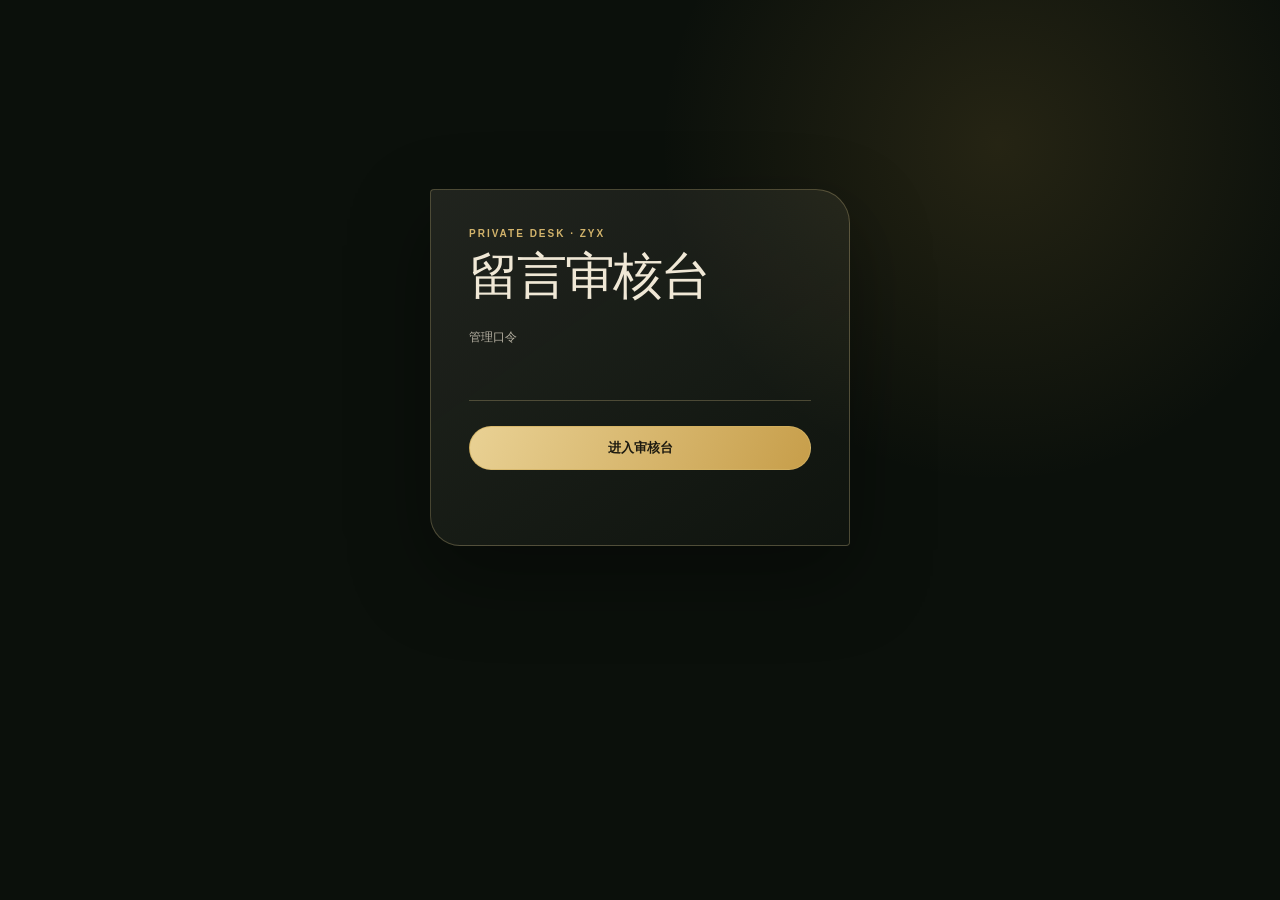
<file: admin.html>
<!DOCTYPE html>
<html lang="zh-CN">
<head>
  <meta charset="UTF-8">
  <meta name="viewport" content="width=device-width, initial-scale=1.0">
  <meta name="robots" content="noindex, nofollow">
  <title>留言审核台</title>
  <link rel="stylesheet" href="admin.css">
</head>
<body>
  <main class="admin-page">
    <section class="admin-lock" data-admin-lock aria-labelledby="admin-title">
      <p>PRIVATE DESK · ZYX</p>
      <h1 id="admin-title">留言审核台</h1>
      <form data-admin-login>
        <label for="admin-password">管理口令</label>
        <input id="admin-password" type="password" autocomplete="current-password" required>
        <button type="submit">进入审核台</button>
      </form>
      <p data-admin-status role="status" aria-live="polite"></p>
    </section>
    <section class="admin-desk" data-admin-desk hidden aria-labelledby="messages-title">
      <header><div><p>MESSAGE ARCHIVE</p><h2 id="messages-title">全部留言</h2></div><button type="button" class="sign-out" data-admin-signout>结束管理</button></header>
      <div class="pending-list" data-pending-list></div>
      <p class="empty-pending" data-empty-pending>目前还没有留言。</p>
    </section>
  </main>
  <script src="guestbook-config.js"></script>
  <script src="admin.js"></script>
</body>
</html>
</file>
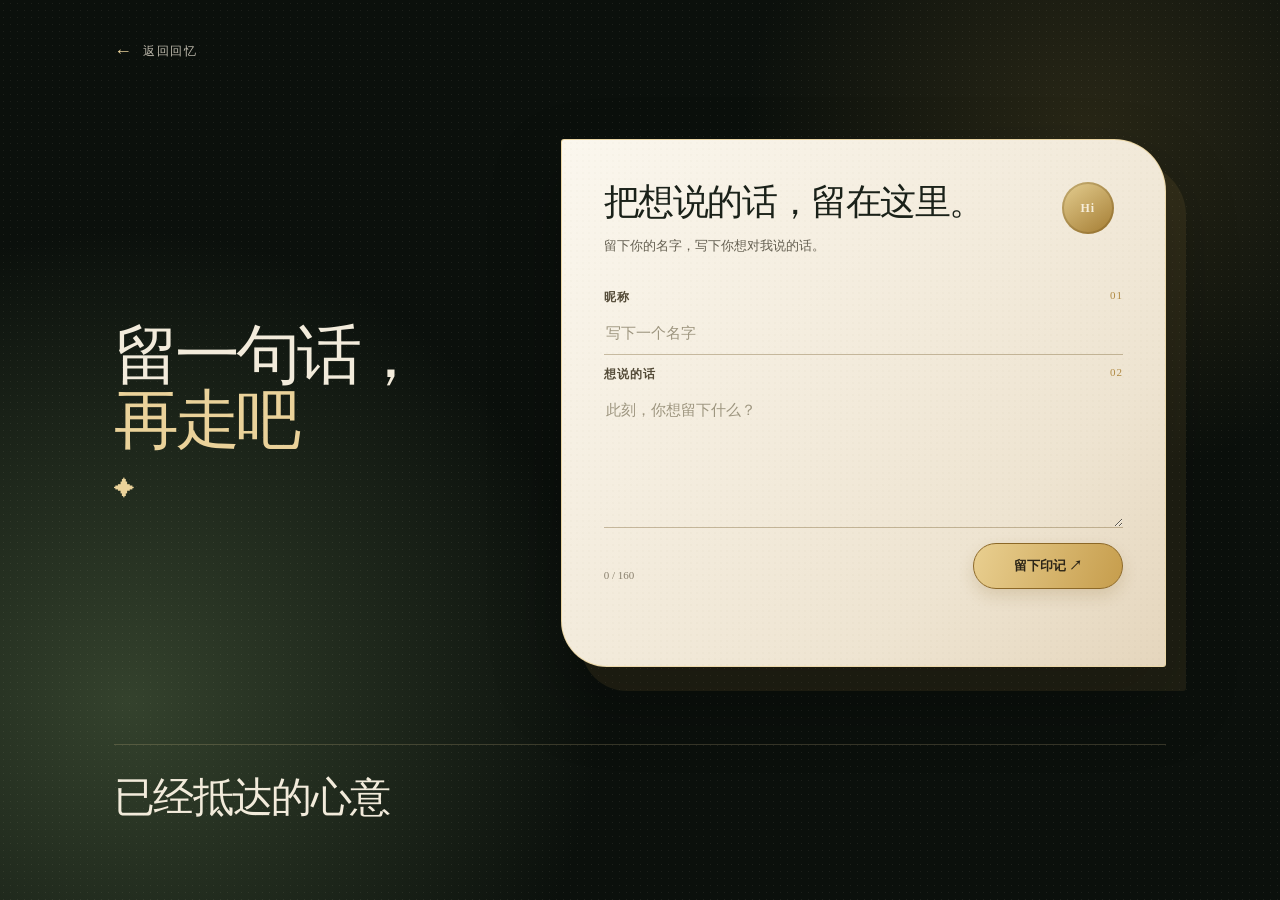
<file: guestbook.html>
<!DOCTYPE html>
<html lang="zh-CN">
<head>
  <meta charset="UTF-8">
  <meta name="viewport" content="width=device-width, initial-scale=1.0">
  <meta name="theme-color" content="#172017">
  <title>留言簿｜ZYX · 光影回忆</title>
  <link rel="icon" type="image/jpeg" href="web_images/logo.jpg">
  <link rel="stylesheet" href="guestbook.css">
</head>
<body>
  <main class="guestbook-page">
    <a class="return-memory" data-return-memory href="index.html">返回回忆</a>
    <section class="guestbook-intro" aria-labelledby="guestbook-title">
      <h1 id="guestbook-title">留一句话，<br><em>再走吧</em></h1>
      <span aria-hidden="true">✦</span>
    </section>
    <section class="guestbook-letter" aria-labelledby="letter-title">
      <div class="letter-seal" aria-hidden="true">Hi</div>
      <h2 id="letter-title">把想说的话，留在这里。</h2>
      <p class="letter-copy">留下你的名字，写下你想对我说的话。</p>
      <form data-guestbook-form>
        <label for="nickname">昵称 <span>01</span></label>
        <input id="nickname" name="nickname" maxlength="16" autocomplete="nickname" placeholder="写下一个名字" required>
        <label for="message">想说的话 <span>02</span></label>
        <textarea id="message" name="message" maxlength="160" rows="5" placeholder="此刻，你想留下什么？" required></textarea>
        <div class="form-footer">
          <p><span id="message-count">0</span> / 160</p>
          <button type="submit">留下印记 <span aria-hidden="true">↗</span></button>
        </div>
        <p class="form-status" data-guestbook-status role="status" aria-live="polite"></p>
      </form>
      <p class="setup-notice" data-setup-notice hidden>留言服务尚未完成设置。</p>
    </section>
    <section class="message-section" data-message-wall aria-labelledby="message-wall-title">
      <div class="wall-heading">
        <h2 id="message-wall-title">已经抵达的心意</h2>
      </div>
      <div class="message-grid" data-public-messages aria-live="polite"></div>
    </section>
  </main>
  <script src="guestbook-config.js"></script>
  <script src="guestbook.js"></script>
</body>
</html>
</file>
<file: admin.css>
:root { --night:#101710; --paper:#f0e8d6; --gold:#d2b36b; --line:rgba(231,207,148,.26); }
* { box-sizing:border-box; }
body { min-width:320px; min-height:100svh; margin:0; color:var(--paper); font-family:-apple-system,BlinkMacSystemFont,"PingFang SC","Microsoft YaHei",Arial,sans-serif; background:radial-gradient(circle at 78% 16%,rgba(188,151,68,.15),transparent 27%),#0b100b; }
.admin-page { width:min(960px,100%); min-height:100svh; margin:auto; padding:clamp(28px,7vw,90px) 22px; }
.admin-lock { width:min(420px,100%); margin:11vh auto 0; padding:38px; border:1px solid var(--line); border-radius:4px 34px 4px 30px; background:linear-gradient(145deg,rgba(249,241,221,.09),rgba(249,241,221,.02)); box-shadow:0 30px 80px rgba(0,0,0,.36); }
.admin-lock > p:first-child,.admin-desk header p { margin:0; color:var(--gold); font-size:10px; font-weight:700; letter-spacing:.2em; }
h1,h2 { margin:12px 0 28px; font:500 clamp(32px,4vw,50px)/1 Georgia,"Songti SC",serif; letter-spacing:-.04em; }
form { display:grid; gap:10px; }
label { color:rgba(240,232,214,.72); font-size:12px; }
input { width:100%; padding:13px 2px; border:0; border-bottom:1px solid var(--line); outline:0; color:var(--paper); background:transparent; font-size:16px; }
input:focus { border-color:var(--gold); }
button { border:1px solid rgba(213,179,99,.72); border-radius:999px; padding:12px 17px; color:#1d1a10; background:linear-gradient(115deg,#e9d194,#c79e4a); font-weight:700; cursor:pointer; }
.admin-lock form button { margin-top:15px; }
[data-admin-status] { min-height:20px; margin:17px 0 0; color:#e0ba70; font-size:12px; }
[data-admin-status].is-error { color:#e97f6b; }
.admin-desk { padding:0 0 50px; }
.admin-desk header { display:flex; align-items:end; justify-content:space-between; gap:18px; padding-bottom:23px; border-bottom:1px solid var(--line); }
.admin-desk h2 { margin:9px 0 0; }
.sign-out { color:var(--paper); background:transparent; }
.pending-list { display:grid; gap:14px; margin-top:24px; }
.review-card { padding:23px; border:1px solid var(--line); border-radius:3px 22px 3px 19px; background:rgba(241,232,213,.06); }
.review-card p { margin:0 0 20px; color:#faf4e8; font:400 17px/1.75 Georgia,"Songti SC",serif; white-space:pre-wrap; }
.review-meta { display:flex; justify-content:space-between; gap:15px; color:rgba(240,232,214,.61); font-size:12px; }
.message-status { margin-left:auto; padding:3px 8px; border:1px solid rgba(231,207,148,.3); border-radius:999px; font-size:10px; letter-spacing:.06em; }
.message-status.is-pending { color:#f0cd7a; }
.message-status.is-approved { color:#a8d3ab; border-color:rgba(126,187,132,.42); }
.message-status.is-deleted { color:#d9a09a; border-color:rgba(215,111,91,.4); }
.review-actions { display:flex; gap:9px; margin-top:20px; }
.review-actions button { min-width:86px; }
.review-actions button:last-child { color:#f5d8d1; border-color:rgba(215,111,91,.55); background:transparent; }
.empty-pending { margin:28px 0; color:rgba(240,232,214,.58); }
@media (max-width:560px) { .admin-page { padding:28px 18px; } .admin-lock { margin-top:6vh; padding:28px 24px; } .admin-desk header { align-items:start; flex-direction:column; } }
</file>
<file: guestbook.css>
:root { --forest:#172017; --forest-deep:#0b100c; --paper:#f2ebdb; --paper-shadow:#d9cfba; --ink:#1a2119; --gold:#c7a65b; --soft-gold:#ead29a; --line:rgba(196,158,78,.42); }
* { box-sizing:border-box; }
body { min-width:320px; margin:0; overflow-x:hidden; color:var(--paper); font-family:-apple-system,BlinkMacSystemFont,"PingFang SC","Microsoft YaHei",Arial,sans-serif; background:radial-gradient(circle at 85% 15%,rgba(188,153,74,.17),transparent 26%),radial-gradient(circle at 10% 78%,#34422d 0%,transparent 35%),var(--forest-deep); }
body::before { content:""; position:fixed; z-index:-1; inset:0; opacity:.24; background-image:radial-gradient(rgba(251,239,203,.32) .55px,transparent .75px); background-size:7px 7px; }
.guestbook-page { width:min(1180px,100%); min-height:100svh; margin:auto; padding:clamp(20px,3.2vw,48px) clamp(20px,5vw,70px) 64px; display:grid; grid-template-columns:minmax(210px,.72fr) minmax(0,1.22fr); grid-template-rows:auto minmax(540px,1fr) auto; column-gap:clamp(30px,7vw,110px); row-gap:clamp(20px,3vh,34px); align-items:center; }
.return-memory { grid-column:1 / -1; justify-self:start; display:inline-flex; align-items:center; gap:9px; color:rgba(242,235,219,.78); font-size:12px; letter-spacing:.15em; text-decoration:none; }
.return-memory::before { content:"←"; color:var(--soft-gold); font-size:18px; }
.guestbook-intro { padding-top:0; }
.guestbook-intro p,.wall-heading p,.letter-number { margin:0; color:var(--soft-gold); font-size:10px; font-weight:700; letter-spacing:.24em; }
.guestbook-intro h1 { margin:18px 0 24px; color:var(--paper); font:500 clamp(42px,5.1vw,72px)/.99 Georgia,"Songti SC",serif; letter-spacing:-.06em; }
.guestbook-intro h1 em { color:var(--soft-gold); font-style:normal; }
.guestbook-intro span { display:block; color:var(--soft-gold); font-size:21px; }
.guestbook-letter { position:relative; padding:clamp(26px,3.4vw,42px); color:var(--ink); overflow:hidden; border:1px solid rgba(234,210,154,.8); border-radius:3px 52px 3px 46px; background:linear-gradient(135deg,#fbf7ee,#eee4d1 73%,#e5d6bd); box-shadow:20px 24px 0 rgba(198,160,80,.1),0 32px 70px rgba(0,0,0,.3); }
.guestbook-letter::before { content:""; position:absolute; inset:0; pointer-events:none; opacity:.19; background-image:radial-gradient(rgba(86,67,35,.25) .55px,transparent .8px); background-size:6px 6px; mix-blend-mode:multiply; }
.letter-seal { position:absolute; right:clamp(24px,4vw,52px); top:clamp(24px,4vw,42px); width:52px; height:52px; display:grid; place-items:center; color:#f6edd9; border-radius:50%; background:linear-gradient(145deg,#e5cf92,#a37b31); box-shadow:inset 0 0 0 2px rgba(98,70,19,.25); font:700 12px Georgia,serif; letter-spacing:.08em; }
.letter-number { position:relative; margin-bottom:23px; color:#80612d; font-size:9px; }
.guestbook-letter h2 { position:relative; margin:0; font:500 clamp(26px,2.8vw,38px)/1.13 Georgia,"Songti SC",serif; letter-spacing:-.04em; }
.letter-copy { position:relative; max-width:370px; margin:12px 0 20px; color:#645f51; font-size:13px; line-height:1.75; }
form { position:relative; display:grid; }
label { display:flex; justify-content:space-between; margin-top:11px; color:#554c39; font-size:12px; font-weight:700; letter-spacing:.08em; }
label span { color:#b08a43; font:11px Georgia,serif; }
input,textarea { width:100%; margin-top:6px; padding:9px 2px; border:0; border-bottom:1px solid rgba(109,83,33,.35); outline:0; color:var(--ink); background:transparent; font:15px/1.6 -apple-system,BlinkMacSystemFont,"PingFang SC","Microsoft YaHei",Arial,sans-serif; transition:border-color .2s; }
textarea { min-height:82px; resize:vertical; }
input:focus,textarea:focus { border-color:#ab8138; }
input::placeholder,textarea::placeholder { color:#9d957f; }
.form-footer { display:grid; grid-template-columns:1fr auto; gap:12px; align-items:end; margin-top:15px; }
.form-footer p { margin:0 0 8px; color:#8a816e; font:11px Georgia,serif; }
button { justify-self:end; min-width:150px; padding:13px 18px; border:1px solid #8c6827; border-radius:999px; color:#2d2618; background:linear-gradient(110deg,#e9cf90,#c69d4c); box-shadow:0 7px 16px rgba(130,94,27,.18); font:700 13px -apple-system,BlinkMacSystemFont,"PingFang SC","Microsoft YaHei",Arial,sans-serif; cursor:pointer; transition:transform .2s,box-shadow .2s,opacity .2s; }
button:hover { transform:translateY(-2px); box-shadow:0 11px 20px rgba(130,94,27,.25); }
button:disabled { cursor:wait; opacity:.65; transform:none; }
.form-status { min-height:20px; margin:15px 0 0; color:#78643a; font-size:12px; line-height:1.6; }
.form-status.is-error { color:#a14232; }
.setup-notice { position:relative; margin:12px 0 0; padding:10px 12px; border-left:2px solid #b08a43; color:#67542e; background:rgba(230,208,152,.22); font-size:12px; }
.message-section { grid-column:1 / -1; width:100%; padding-top:32px; border-top:1px solid rgba(234,210,154,.2); }
.wall-heading { display:flex; align-items:end; justify-content:space-between; gap:18px; margin-bottom:18px; }
.wall-heading h2 { margin:0; color:var(--paper); font:500 clamp(28px,3.2vw,42px)/1 Georgia,"Songti SC",serif; letter-spacing:-.04em; }
.message-grid { display:grid; grid-template-columns:repeat(3,minmax(0,1fr)); gap:14px; }
.message-grid article { min-height:150px; padding:22px; border:1px solid rgba(234,210,154,.2); color:var(--paper); background:linear-gradient(135deg,rgba(242,235,219,.08),rgba(242,235,219,.025)); box-shadow:0 15px 30px rgba(0,0,0,.12); }
.message-grid article span { display:block; margin-bottom:28px; color:var(--soft-gold); font:10px Georgia,serif; letter-spacing:.2em; }
.message-grid article p { margin:0; color:rgba(242,235,219,.93); font:16px/1.8 Georgia,"Songti SC",serif; }
.message-grid article .message-meta { display:flex; align-items:baseline; justify-content:space-between; gap:14px; margin-top:18px; color:rgba(234,210,154,.76); font:11px -apple-system,BlinkMacSystemFont,"PingFang SC","Microsoft YaHei",Arial,sans-serif; font-weight:500; letter-spacing:.08em; }
.message-grid article strong { font:inherit; font-weight:500; }
.message-grid article time { flex:0 0 auto; color:rgba(234,210,154,.58); font:inherit; letter-spacing:.03em; white-space:nowrap; }
.message-empty { grid-column:1 / -1; margin:0; padding:26px 0; color:rgba(242,235,219,.6); font-size:13px; }
@media (max-width:720px) { .guestbook-page { display:block; min-height:100svh; padding:28px 20px 58px; } .guestbook-intro { padding:60px 4px 42px; } .guestbook-intro h1 { font-size:53px; } .guestbook-letter { padding:31px 25px 27px; border-radius:3px 34px 3px 30px; } .letter-number { max-width:210px; margin-bottom:30px; line-height:1.7; } .letter-seal { width:44px; height:44px; right:22px; top:24px; font-size:10px; } .form-footer { grid-template-columns:1fr; } button { justify-self:stretch; } .message-section { margin-top:48px; padding-top:28px; } .wall-heading { display:block; } .wall-heading h2 { margin-top:11px; } .message-grid { grid-template-columns:1fr; } }
@media (prefers-reduced-motion:reduce) { *,*::before,*::after { scroll-behavior:auto!important; transition-duration:.01ms!important; } }
</file>
